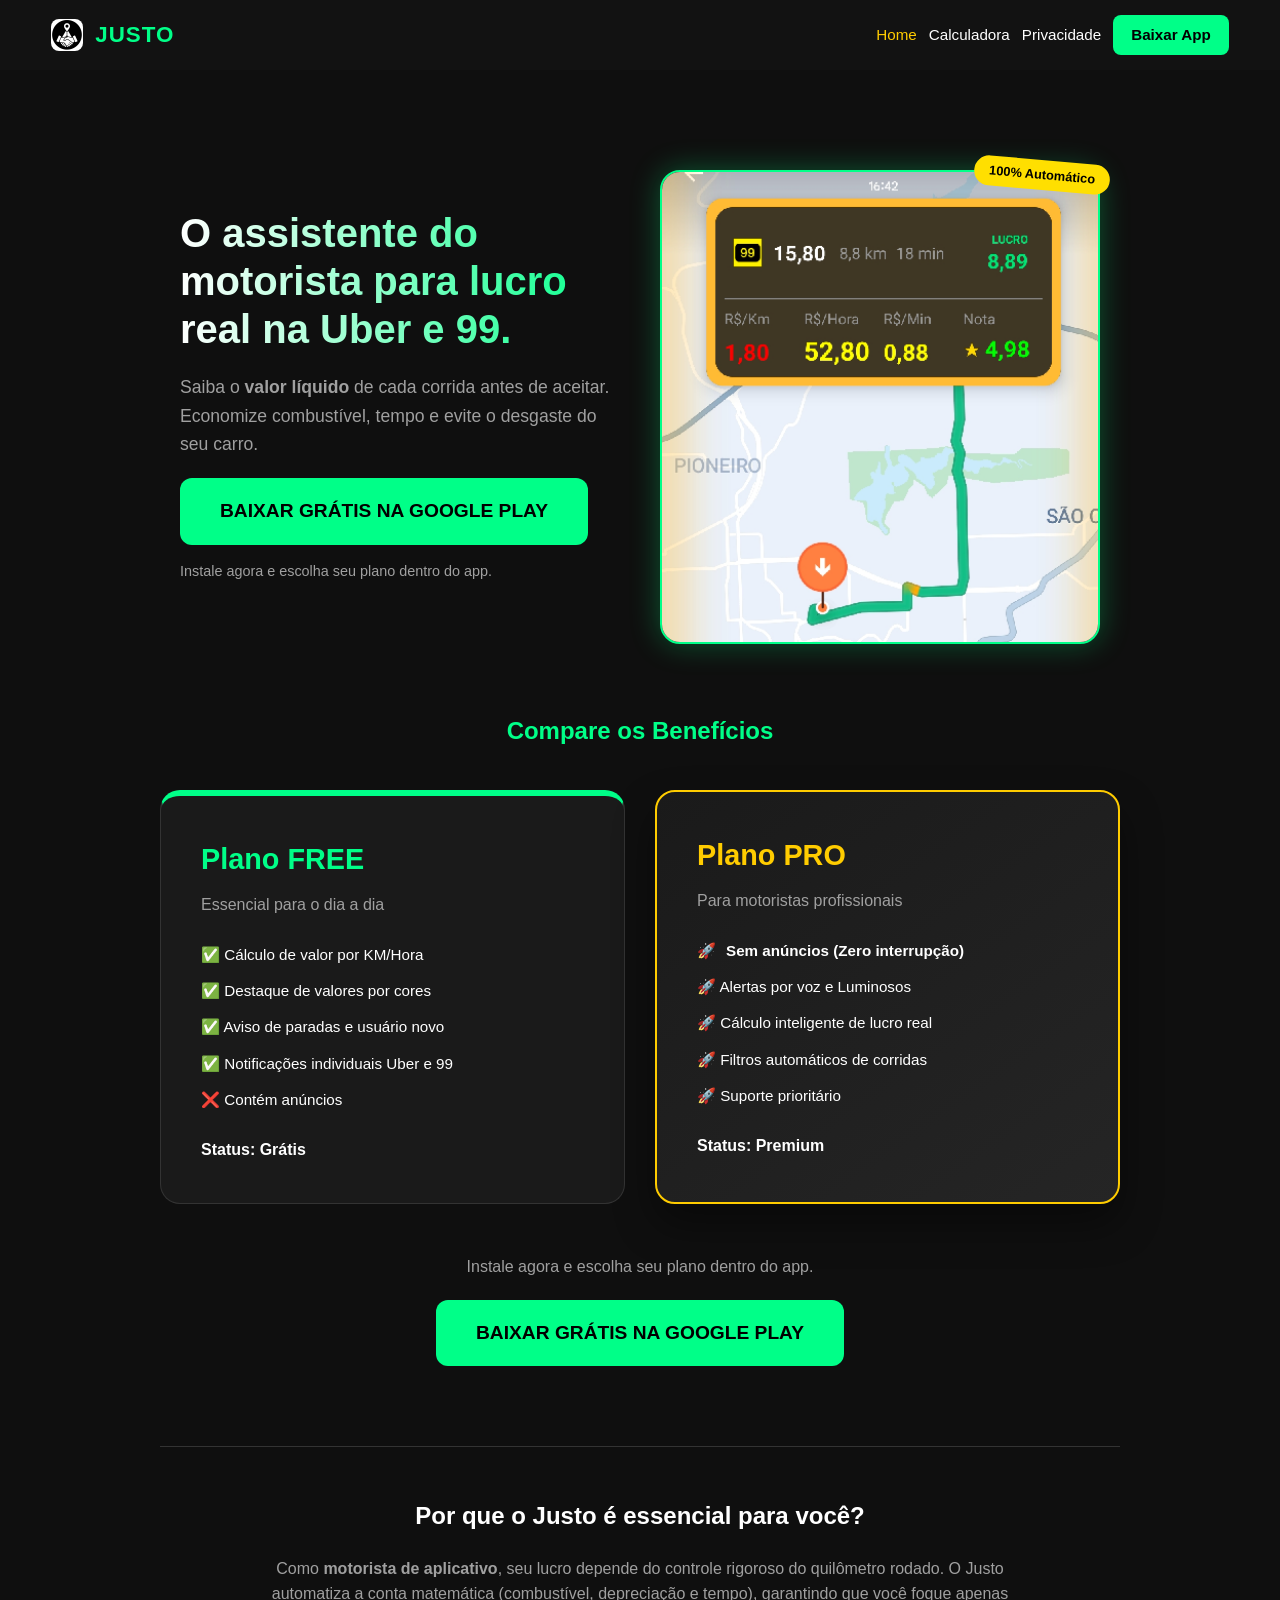
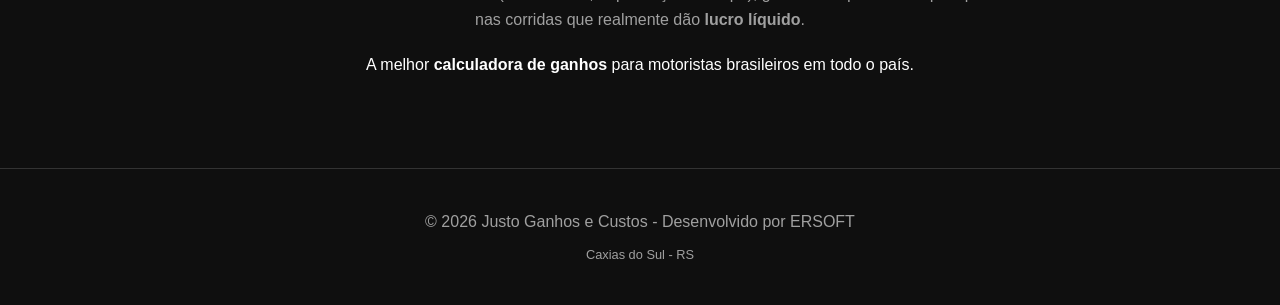
<file: index.html>
<!DOCTYPE html>
<html lang="pt-br">
<head>
    <meta charset="UTF-8">
    <meta name="viewport" content="width=device-width, initial-scale=1.0">
    
    <title>Justo Ganhos e Custos Uber/99 - Lucro Real para Motoristas</title>
    <meta name="description" content="Aumente seus ganhos na Uber e 99. O Justo calcula custo por KM e lucro real automaticamente para motoristas de aplicativo.">
    <meta name="keywords" content="justo app, motorista uber, motorista 99, calcular lucro corrida, custo por km, calculadora motorista aplicativo, ganhar mais uber, automação motorista">
    <meta name="author" content="Justo App">
    <link rel="canonical" href="https://justoapp.com.br/index.html">
    <link rel="icon" type="image/png" href="favicon.png">

    <meta property="og:type" content="website">
    <meta property="og:url" content="https://justoapp.com.br/index.html">
    <meta property="og:title" content="Justo Ganhos e Custos Uber/99 - Lucro Real">
    <meta property="og:description" content="Pare de aceitar corridas com prejuízo. O Justo faz o cálculo por você e mostra o lucro real na tela do seu Android.">
    <meta property="og:image" content="https://justoapp.com.br/preview-share.png">
    <meta property="og:image:width" content="1200">
    <meta property="og:image:height" content="630">
    <meta property="og:locale" content="pt_BR">

    <meta name="twitter:card" content="summary_large_image">
    <meta name="twitter:url" content="https://justoapp.com.br/index.html">
    <meta name="twitter:title" content="Justo Ganhos e Custos Uber/99 - Ganhe Mais">
    <meta name="twitter:description" content="O assistente que todo motorista de app precisa para lucrar de verdade e calcular o custo por KM.">
    <meta name="twitter:image" content="https://justoapp.com.br/preview-share.png">

    <script async src="https://pagead2.googlesyndication.com/pagead/js/adsbygoogle.js?client=ca-pub-3294798474176428" crossorigin="anonymous"></script>
    
    <link rel="stylesheet" href="style.css">

    <!-- Meta Pixel Code -->
<script>
!function(f,b,e,v,n,t,s)
{if(f.fbq)return;n=f.fbq=function(){n.callMethod?
n.callMethod.apply(n,arguments):n.queue.push(arguments)};
if(!f._fbq)f._fbq=n;n.push=n;n.loaded=!0;n.version='2.0';
n.queue=[];t=b.createElement(e);t.async=!0;
t.src=v;s=b.getElementsByTagName(e)[0];
s.parentNode.insertBefore(t,s)}(window, document,'script',
'https://connect.facebook.net/en_US/fbevents.js');
fbq('init', '1334860018460109');
fbq('track', 'PageView');
</script>
<noscript><img height="1" width="1" style="display:none"
src="https://www.facebook.com/tr?id=1334860018460109&ev=PageView&noscript=1"
/></noscript>
<!-- End Meta Pixel Code -->
    
</head>
<body>

    <nav class="navbar">
        <a href="index.html" class="logo">JUSTO</a>
        <div class="nav-links">
            <a href="index.html" class="menu-active">Home</a>
            <a href="calculadora.html">Calculadora</a>
            <a href="privacy.html">Privacidade</a>
            <a href="https://play.google.com/store/apps/details?id=com.ersoft.justo" class="btn-baixar">Baixar App</a>
        </div>
    </nav>

    <main class="main-container">
        <section class="hero" style="display: flex; flex-wrap: wrap; align-items: center; justify-content: center; gap: 40px; padding: 60px 20px;">
    
    <div style="flex: 1; min-width: 300px; max-width: 600px; text-align: left;">
        <h1 style="font-size: 2.5rem; line-height: 1.2;">O assistente do motorista para lucro real na Uber e 99.</h1>
        <p style="margin: 20px 0; font-size: 1.1rem; color: var(--cinza);">
            Saiba o <strong>valor líquido</strong> de cada corrida antes de aceitar. Economize combustível, tempo e evite o desgaste do seu carro.
        </p>
        
        <a href="https://play.google.com/store/apps/details?id=com.ersoft.justo" class="btn-baixar" style="padding: 18px 40px; font-size: 1.2rem; display: inline-block; text-decoration: none; border-radius: 12px; background-color: var(--verde-justo); color: #000; font-weight: bold;">
            BAIXAR GRÁTIS NA GOOGLE PLAY
        </a>
        <p style="margin-top: 15px; font-size: 0.9rem; color: var(--cinza);">Instale agora e escolha seu plano dentro do app.</p>
    </div>

    <div style="flex: 1; min-width: 300px; max-width: 450px; position: relative;">
        <img src="card.png" alt="Card de Lucro Real Justo App" style="width: 100%; border-radius: 20px; box-shadow: 0 0 30px rgba(0, 255, 128, 0.3); border: 2px solid var(--verde-justo);">
        <div style="position: absolute; top: -10px; right: -10px; background: #ffdf00; color: #000; padding: 5px 15px; border-radius: 50px; font-weight: bold; font-size: 0.8rem; transform: rotate(5deg);">
            100% Automático
        </div>
    </div>

</section>

        <h2 style="text-align: center; margin-bottom: 40px; color: var(--verde-justo);">Compare os Benefícios</h2>
        
        <div class="pricing-grid">
            <div class="plan-card free">
                <h3 style="color: var(--verde-justo);">Plano FREE</h3>
                <p style="color: var(--cinza); margin-bottom: 15px;">Essencial para o dia a dia</p>
                <ul>
                    <li>✅ Cálculo de valor por KM/Hora</li>
                    <li>✅ Destaque de valores por cores</li>
                    <li>✅ Aviso de paradas e usuário novo</li>
                    <li>✅ Notificações individuais Uber e 99</li>
                    <li>❌ Contém anúncios</li>
                </ul>
                <p><strong>Status: Grátis</strong></p>
            </div>

            <div class="plan-card pro">
                <h3>Plano PRO</h3>
                <p style="color: var(--cinza); margin-bottom: 15px;">Para motoristas profissionais</p>
                <ul>
                    <li>🚀 <strong>Sem anúncios (Zero interrupção)</strong></li>
                    <li>🚀 Alertas por voz e Luminosos</li>
                    <li>🚀 Cálculo inteligente de lucro real</li>
                    <li>🚀 Filtros automáticos de corridas</li>
                    <li>🚀 Suporte prioritário</li>
                </ul>
                <p><strong>Status: Premium</strong></p>
            </div>
        </div>

        <div style="text-align: center; margin-top: 50px;">
            <p style="margin-bottom: 20px; color: var(--cinza);">Instale agora e escolha seu plano dentro do app.</p>
            <a href="https://play.google.com/store/apps/details?id=com.ersoft.justo" class="btn-baixar" style="padding: 18px 40px; font-size: 1.2rem; display: inline-block; text-decoration: none; border-radius: 12px;">
                BAIXAR GRÁTIS NA GOOGLE PLAY
            </a>
        </div>

        <article style="margin-top: 80px; text-align: center; border-top: 1px solid #333; padding-top: 50px;">
            <h2>Por que o Justo é essencial para você?</h2>
            <p style="max-width: 750px; margin: 20px auto; color: var(--cinza);">
                Como <strong>motorista de aplicativo</strong>, seu lucro depende do controle rigoroso do quilômetro rodado. O Justo automatiza a conta matemática (combustível, depreciação e tempo), garantindo que você foque apenas nas corridas que realmente dão <strong>lucro líquido</strong>.
            </p>
            <p>A melhor <strong>calculadora de ganhos</strong> para motoristas brasileiros em todo o país.</p>
        </article>
    </main>

    <footer style="padding: 40px; text-align: center; color: var(--cinza); border-top: 1px solid #333; margin-top: 50px;">
        <p>&copy; 2026 Justo Ganhos e Custos - Desenvolvido por ERSOFT</p>
        <p style="font-size: 0.8rem; margin-top: 10px;">Caxias do Sul - RS</p>
    </footer>

</body>
</html>
</file>
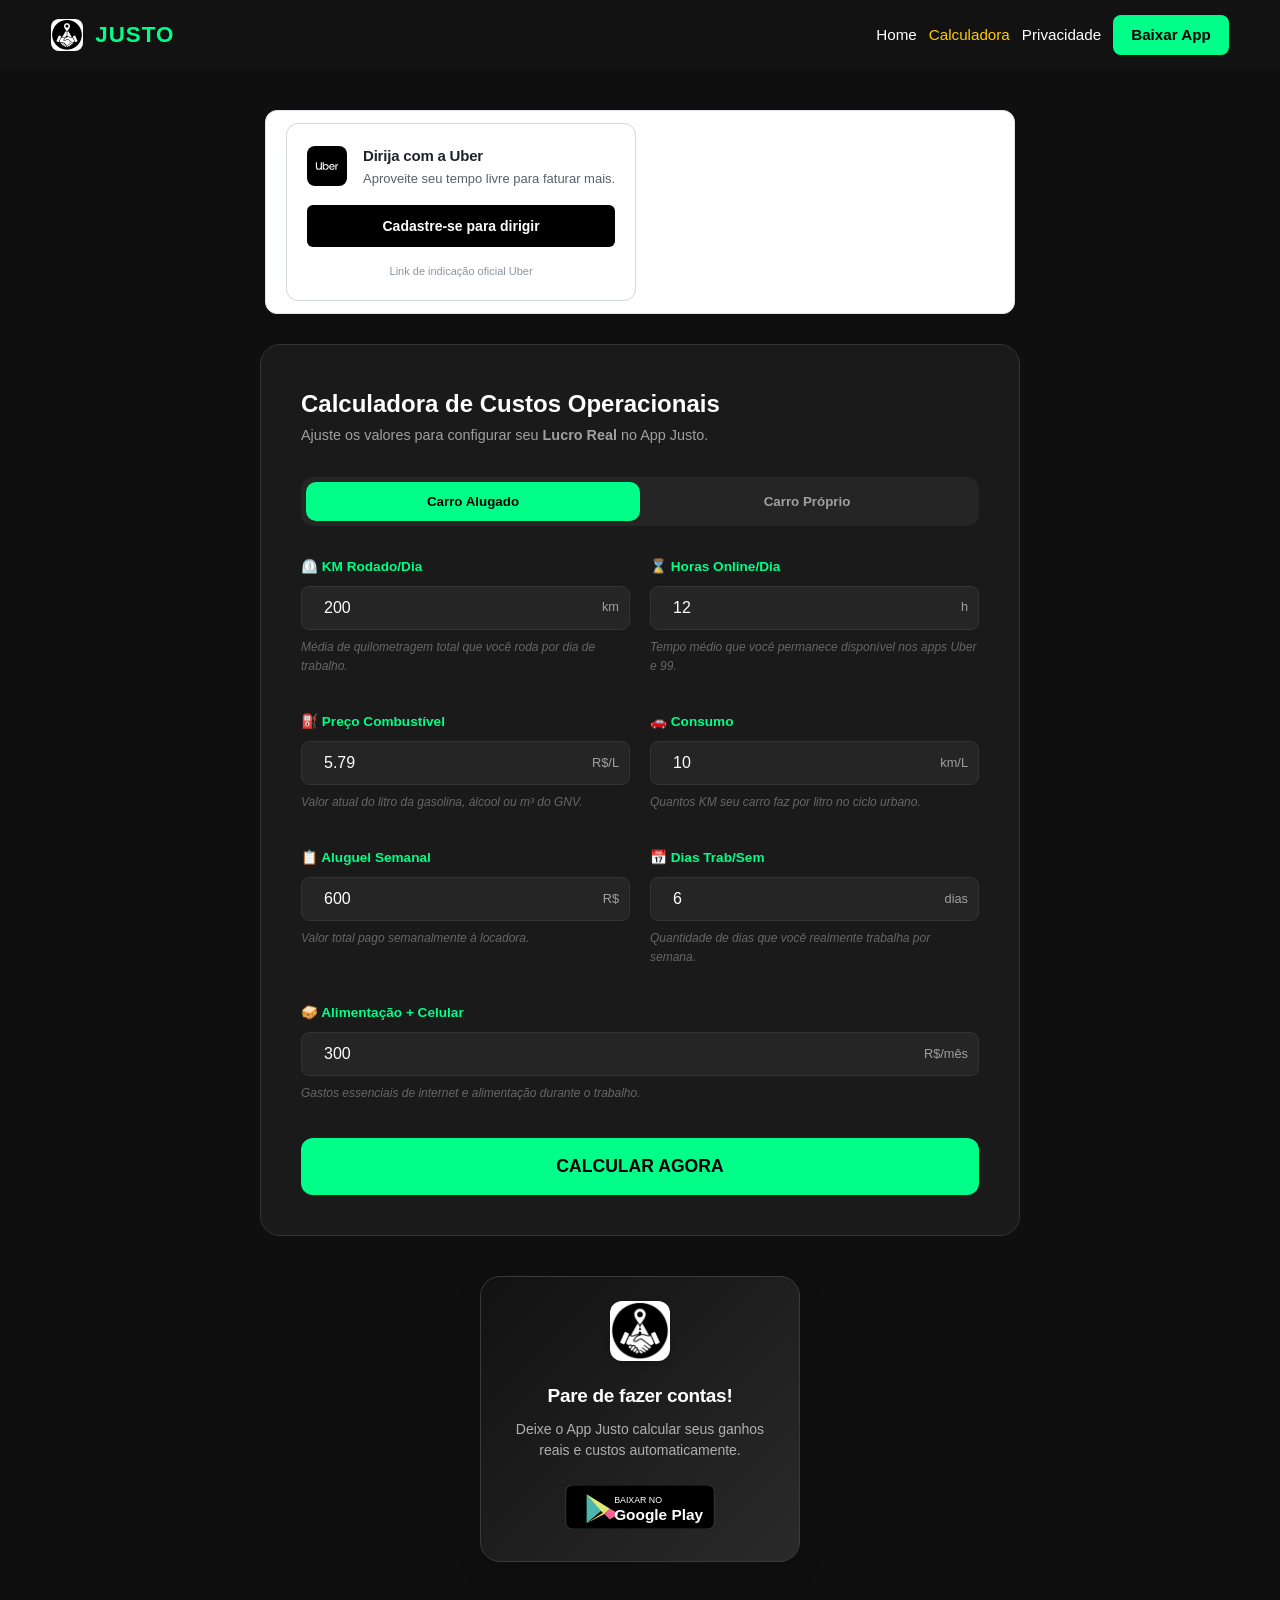
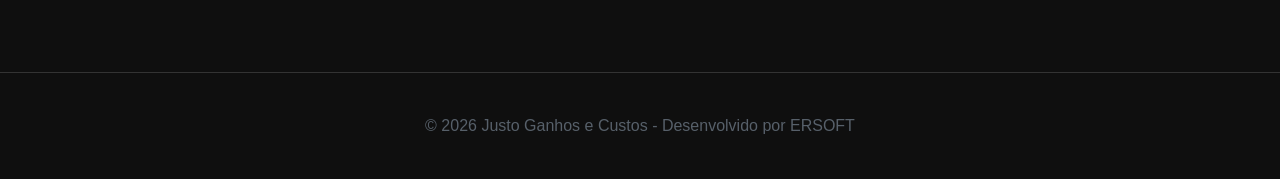
<file: calculadora.html>
<!DOCTYPE html>
<html lang="pt-br">
<head>
    <meta charset="UTF-8">
    <meta name="viewport" content="width=device-width, initial-scale=1.0">
    
    <title>Calculadora Justo - Custos Operacionais por KM e Hora</title>
    <meta name="description" content="Calcule o custo real por KM e por hora para motoristas de aplicativo. Configure seu App Justo com precisão e aumente seus ganhos.">
    <meta name="keywords" content="calculadora motorista, custo por km, uber, 99, custo operacionais, app justo, ganhos motorista, lucro real uber">
    <meta name="author" content="Justo App">
    <link rel="canonical" href="https://justoapp.com.br/calculadora.html">
    <link rel="icon" type="image/png" href="favicon.png">

    <meta property="og:type" content="website">
    <meta property="og:url" content="https://justoapp.com.br/calculadora.html">
    <meta property="og:title" content="Calculadora de Custos Operacionais - Justo App">
    <meta property="og:description" content="Descubra quanto você realmente gasta por KM rodado na Uber e 99. A ferramenta essencial para o lucro real.">
    <meta property="og:image" content="https://justoapp.com.br/preview-share.png">

    <meta name="twitter:card" content="summary_large_image">
    <meta name="twitter:url" content="https://justoapp.com.br/calculadora.html">
    <meta name="twitter:title" content="Calculadora de Custos Operacionais - Justo App">
    <meta name="twitter:description" content="Calcule seu custo real e configure seu App Justo para lucrar mais.">
    <meta name="twitter:image" content="https://justoapp.com.br/preview-share.png">

    <link rel="stylesheet" href="style.css">
    <!-- Meta Pixel Code -->
<script>
!function(f,b,e,v,n,t,s)
{if(f.fbq)return;n=f.fbq=function(){n.callMethod?
n.callMethod.apply(n,arguments):n.queue.push(arguments)};
if(!f._fbq)f._fbq=n;n.push=n;n.loaded=!0;n.version='2.0';
n.queue=[];t=b.createElement(e);t.async=!0;
t.src=v;s=b.getElementsByTagName(e)[0];
s.parentNode.insertBefore(t,s)}(window, document,'script',
'https://connect.facebook.net/en_US/fbevents.js');
fbq('init', '1334860018460109');
fbq('track', 'PageView');
</script>
<noscript><img height="1" width="1" style="display:none"
src="https://www.facebook.com/tr?id=1334860018460109&ev=PageView&noscript=1"
/></noscript>
<!-- End Meta Pixel Code -->
</head>
<body>

    <nav class="navbar">
        <a href="index.html" class="logo">JUSTO</a>
        <div class="nav-links">
            <a href="index.html">Home</a>
            <a href="calculadora.html" class="menu-active">Calculadora</a>
            <a href="privacy.html">Privacidade</a>
            <a href="https://play.google.com/store/apps/details?id=com.ersoft.justo" class="btn-baixar">Baixar App</a>
        </div>
    </nav>

    <main class="container">
        <div style="display: flex; align-items: center; justify-content: space-between; padding: 12px 20px; background-color: #ffffff; border: 1px solid #e1e4e8; border-radius: 12px; font-family: 'Segoe UI', Roboto, Helvetica, Arial, sans-serif; max-width: 750px; margin: 20px auto; box-shadow: 0 2px 5px rgba(0,0,0,0.03);">  
            <div style="display: flex; flex-direction: column; gap: 16px; padding: 20px; background: #ffffff; border: 1px solid #d0d7de; border-radius: 12px; max-width: 400px; font-family: -apple-system, BlinkMacSystemFont, 'Segoe UI', Helvetica, Arial, sans-serif;">
    
    <div style="display: flex; align-items: center; gap: 16px;">
        <div style="width: 40px; height: 40px; background: #000; border-radius: 8px; display: flex; align-items: center; justify-content: center; flex-shrink: 0;">
            <svg width="800px" height="800px" viewBox="0 0 1024 1024" xmlns="http://www.w3.org/2000/svg">
   <circle cx="512" cy="512" r="512"/>
   <path d="M303.9 584.8c26.9 0 47.8-20.8 47.8-51.7v-120h29.2v194.4H352v-18.1c-13.1 13.6-31.1 21.4-51.4 21.4-41.7 0-73.6-30.3-73.6-76.1V413.1h29.2v120c0 31.4 20.5 51.7 47.7 51.7m98.7-171.7h28.1v70.8c13.2-13.5 31.4-21.2 50.3-21.1 41.7 0 74.4 33.1 74.4 74.2 0 40.8-32.8 73.9-74.4 73.9-19 .1-37.2-7.6-50.6-21.1v17.8h-27.8V413.1zm76.3 173.1c26.7 0 48.6-21.9 48.6-49.2 0-27.5-21.9-49.2-48.6-49.2-26.9 0-48.9 21.7-48.9 49.2.1 27.2 21.7 49.2 48.9 49.2m160.3-123.1c40.8 0 70.8 31.4 70.8 73.6v9.2H594.8c3.9 23.1 23.1 40.3 46.9 40.3 16.4 0 30.3-6.7 40.8-20.8l20.3 15c-14.2 18.9-35.3 30.3-61.1 30.3-42.5 0-75.3-31.7-75.3-73.9 0-40.1 31.4-73.7 72.8-73.7m-43.9 60.6h86.4c-4.7-21.7-22.2-36.1-43.1-36.1s-38.3 14.4-43.3 36.1m190-32.8c-18.3 0-31.7 14.2-31.7 36.1v80.6h-28.1V465.9h27.8v17.5c6.9-11.4 18.3-18.6 33.9-18.6h9.7v26.1h-11.6z" style="fill:#fff"/>
</svg>
        </div>
        
        <div>
            <h4 style="margin: 0; color: #1f2328; font-size: 15px; font-weight: 600; letter-spacing: -0.2px;">Dirija com a Uber</h4>
            <p style="margin: 2px 0 0; color: #57606a; font-size: 13px; line-height: 1.4;">Aproveite seu tempo livre para faturar mais.</p>
        </div>
    </div>

    <a href="https://drivers.uber.com/i/5d2s6fz" target="_blank" style="text-decoration: none; display: block; text-align: center; background-color: #000000; color: #ffffff; padding: 10px 16px; border-radius: 6px; font-size: 14px; font-weight: 600; transition: background 0.2s;">
        Cadastre-se para dirigir
    </a>
    
    <span style="font-size: 11px; color: #8c959f; text-align: center;">Link de indicação oficial Uber</span>
</div>

        </div>

        <div class="plan-card" style="margin-top: 30px;">
            <h2>Calculadora de Custos Operacionais</h2>
            <p class="sub-header">Ajuste os valores para configurar seu <strong>Lucro Real</strong> no App Justo.</p>

            <div class="toggle-container">
                <button id="btn-alugado" class="toggle-btn active" onclick="setMode('alugado')">Carro Alugado</button>
                <button id="btn-proprio" class="toggle-btn" onclick="setMode('proprio')">Carro Próprio</button>
            </div>

            <div class="grid-campos">
                <div class="form-group">
                    <label>⏲️ KM Rodado/Dia</label>
                    <div class="input-wrapper"><input type="number" id="km-dia" value="200"><span class="unit">km</span></div>
                    <span class="tip">Média de quilometragem total que você roda por dia de trabalho.</span>
                </div>
                <div class="form-group">
                    <label>⌛ Horas Online/Dia</label>
                    <div class="input-wrapper"><input type="number" id="horas-dia" value="12"><span class="unit">h</span></div>
                    <span class="tip">Tempo médio que você permanece disponível nos apps Uber e 99.</span>
                </div>
                <div class="form-group">
                    <label>⛽ Preço Combustível</label>
                    <div class="input-wrapper"><input type="number" id="p-comb" value="5.79" step="0.01"><span class="unit">R$/L</span></div>
                    <span class="tip">Valor atual do litro da gasolina, álcool ou m³ do GNV.</span>
                </div>
                <div class="form-group">
                    <label>🚗 Consumo</label>
                    <div class="input-wrapper"><input type="number" id="consumo" value="10"><span class="unit">km/L</span></div>
                    <span class="tip">Quantos KM seu carro faz por litro no ciclo urbano.</span>
                </div>

                <div id="sec-alugado" class="grid-campos full-width">
                    <div class="form-group">
                        <label>📋 Aluguel Semanal</label>
                        <div class="input-wrapper"><input type="number" id="aluguel-v" value="600"><span class="unit">R$</span></div>
                        <span class="tip">Valor total pago semanalmente à locadora.</span>
                    </div>
                    <div class="form-group">
                        <label>📅 Dias Trab/Sem</label>
                        <div class="input-wrapper"><input type="number" id="dias-semana-a" value="6"><span class="unit">dias</span></div>
                        <span class="tip">Quantidade de dias que você realmente trabalha por semana.</span>
                    </div>
                </div>

                <div id="sec-proprio" class="grid-campos full-width" style="display: none;">
                    <div class="form-group">
                        <label>📋 Prestação</label>
                        <div class="input-wrapper"><input type="number" id="prestacao" value="400"></div>
                        <span class="tip">Valor mensal da parcela do financiamento.</span>
                    </div>
                    <div class="form-group">
                        <label>🛡️ Seguro Mensal</label>
                        <div class="input-wrapper"><input type="number" id="seguro" value="250"></div>
                        <span class="tip">Custo do seguro dividido por 12 meses.</span>
                    </div>
                    <div class="form-group">
                        <label>⚙️ IPVA Mensal</label>
                        <div class="input-wrapper"><input type="number" id="ipva" value="150"></div>
                        <span class="tip">Valor do IPVA + taxas anuais dividido por 12.</span>
                    </div>
                    <div class="form-group">
                        <label>🔧 Manutenção</label>
                        <div class="input-wrapper"><input type="number" id="manut-v" value="200"></div>
                        <span class="tip">Reserva para pneus, óleo e desgaste mecânico mensal.</span>
                    </div>
                    <div class="form-group full-width">
                        <label>📅 Dias Trabalhados/Mês</label>
                        <div class="input-wrapper"><input type="number" id="dias-mes-p" value="24"></div>
                        <span class="tip">Total de dias rodados no mês para diluir o custo fixo.</span>
                    </div>
                </div>

                <div class="form-group full-width">
                    <label>🥪 Alimentação + Celular</label>
                    <div class="input-wrapper"><input type="number" id="extra-mes" value="300"><span class="unit">R$/mês</span></div>
                    <span class="tip">Gastos essenciais de internet e alimentação durante o trabalho.</span>
                </div>
            </div>

            <button class="btn-calcular" onclick="calcular()">CALCULAR AGORA</button>

            <div id="resultado" class="resultado-box" style="display: none;">
                <div class="res-grid">
                    <div><span class="res-label">Custo por KM</span><span class="res-val" id="res-km">R$ 0,00</span></div>
                    <div><span class="res-label">Custo por Hora</span><span class="res-val" id="res-hora">R$ 0,00</span></div>
                </div>

                <div id="cta-app" class="cta-app" style="text-align: center; margin-top: 20px;">
                    <p style="margin-bottom: 15px; color: #57606a;">Evite prejuízos na Uber e 99: use esses valores no seu Justo.</p>
                    <a href="https://play.google.com/store/apps/details?id=com.ersoft.justo" class="btn-baixar" style="text-decoration: none; display: inline-block; background-color: #2ecc71; color: white; padding: 10px 20px; border-radius: 8px; font-weight: bold;">📲 BAIXAR APP JUSTO</a>
                </div>
            </div>
        </div>

        <div style="padding: 24px; background: linear-gradient(135deg, #121212 0%, #2a2a2a 100%); border: 1px solid #3a3a3a; border-radius: 20px; font-family: 'Segoe UI', Roboto, Helvetica, Arial, sans-serif; max-width: 320px; text-align: center; color: #ffffff; margin: 40px auto; box-shadow: 0 10px 25px rgba(0,0,0,0.15);">
            <div style="display: flex; justify-content: center; margin-bottom: 20px;">
                <img src="favicon.png" alt="Logo App Justo" style="width: 60px; height: 60px; border-radius: 12px; object-fit: contain; box-shadow: 0 3px 6px rgba(0,0,0,0.2);">
            </div>

            <h3 style="margin: 0 0 8px 0; font-size: 19px; font-weight: 700; letter-spacing: -0.3px; color: #ffffff;">Pare de fazer contas!</h3>
            <p style="margin: 0 0 24px 0; font-size: 14px; color: #b0b0b0; line-height: 1.5; font-weight: 400;">Deixe o App Justo calcular seus ganhos reais e custos automaticamente.</p>
            
            <a href="https://play.google.com/store/apps/details?id=com.ersoft.justo" target="_blank" style="text-decoration: none; display: inline-block;">
                <svg width="150" height="44" viewBox="0 0 135 40">
                    <rect width="135" height="40" rx="6" fill="#000000" stroke="#555555" stroke-width="0.5"/>
                    <g transform="translate(12, 8) scale(0.6)">
                        <path fill="#4db6ac" d="M11.6 44.8l26.2-22.7L11.6.8v44z"/>
                        <path fill="#dce775" d="M11.6.8l35 21.3-8.8 8.8L11.6.8z"/>
                        <path fill="#f06292" d="M46.6 22.1l11.4 6.5c1.8 1.1 1.8 2.8 0 3.8l-11.4 6.5-7.8-7.8 7.8-9z"/>
                        <path fill="#ffd54f" d="M37.8 30.9l-26.2 13.9 35-22.7-8.8 8.8z"/>
                    </g>
                    <text x="44" y="16" fill="#ffffff" font-family="Roboto, sans-serif" font-size="8" font-weight="500">BAIXAR NO</text>
                    <text x="44" y="32" fill="#ffffff" font-family="Roboto, sans-serif" font-size="14" font-weight="700">Google Play</text>
                </svg>
            </a>
        </div>
    </main>

    <footer style="padding: 40px; text-align: center; color: #57606a; border-top: 1px solid #333; margin-top: 50px;">
        <p>&copy; 2026 Justo Ganhos e Custos - Desenvolvido por ERSOFT</p>
    </footer>

    <script>
        function setMode(modo) {
            const secAlugado = document.getElementById('sec-alugado');
            const secProprio = document.getElementById('sec-proprio');
            const btnAlugado = document.getElementById('btn-alugado');
            const btnProprio = document.getElementById('btn-proprio');
            if (modo === 'alugado') {
                secAlugado.style.display = 'grid';
                secProprio.style.display = 'none';
                btnAlugado.classList.add('active');
                btnProprio.classList.remove('active');
            } else {
                secAlugado.style.display = 'none';
                secProprio.style.display = 'grid';
                btnProprio.classList.add('active');
                btnAlugado.classList.remove('active');
            }
            document.getElementById('resultado').style.display = 'none';
        }

        function calcular() {
            const pComb = parseFloat(document.getElementById('p-comb').value) || 0;
            const cons = parseFloat(document.getElementById('consumo').value) || 1;
            const extraMes = parseFloat(document.getElementById('extra-mes').value) || 0;
            const hDia = parseFloat(document.getElementById('horas-dia').value) || 1;
            const modo = document.getElementById('btn-alugado').classList.contains('active') ? 'alugado' : 'proprio';
            let custoFixoDiario = 0;
            let cKm = pComb / cons;
            
            if (modo === 'alugado') {
                const vAlug = parseFloat(document.getElementById('aluguel-v').value) || 0;
                const dSem = parseFloat(document.getElementById('dias-semana-a').value) || 1;
                custoFixoDiario = (vAlug / dSem) + (extraMes / 30);
            } else {
                const prest = parseFloat(document.getElementById('prestacao').value) || 0;
                const seg = parseFloat(document.getElementById('seguro').value) || 0;
                const ipva = parseFloat(document.getElementById('ipva').value) || 0;
                const manut = parseFloat(document.getElementById('manut-v').value) || 0;
                const dMes = parseFloat(document.getElementById('dias-mes-p').value) || 1;
                custoFixoDiario = (prest + seg + ipva + manut + extraMes) / dMes;
            }
            
            const cHora = custoFixoDiario / hDia;
            document.getElementById('res-km').innerText = "R$ " + cKm.toFixed(2).replace('.', ',');
            document.getElementById('res-hora').innerText = "R$ " + cHora.toFixed(2).replace('.', ',');
            
            const resultadoDiv = document.getElementById('resultado');
            resultadoDiv.style.display = 'block';

            // Scroll suave para o início da caixa de resultado
            resultadoDiv.scrollIntoView({ behavior: 'smooth', block: 'start' });
        }
    </script>
</body>
</html>
</file>
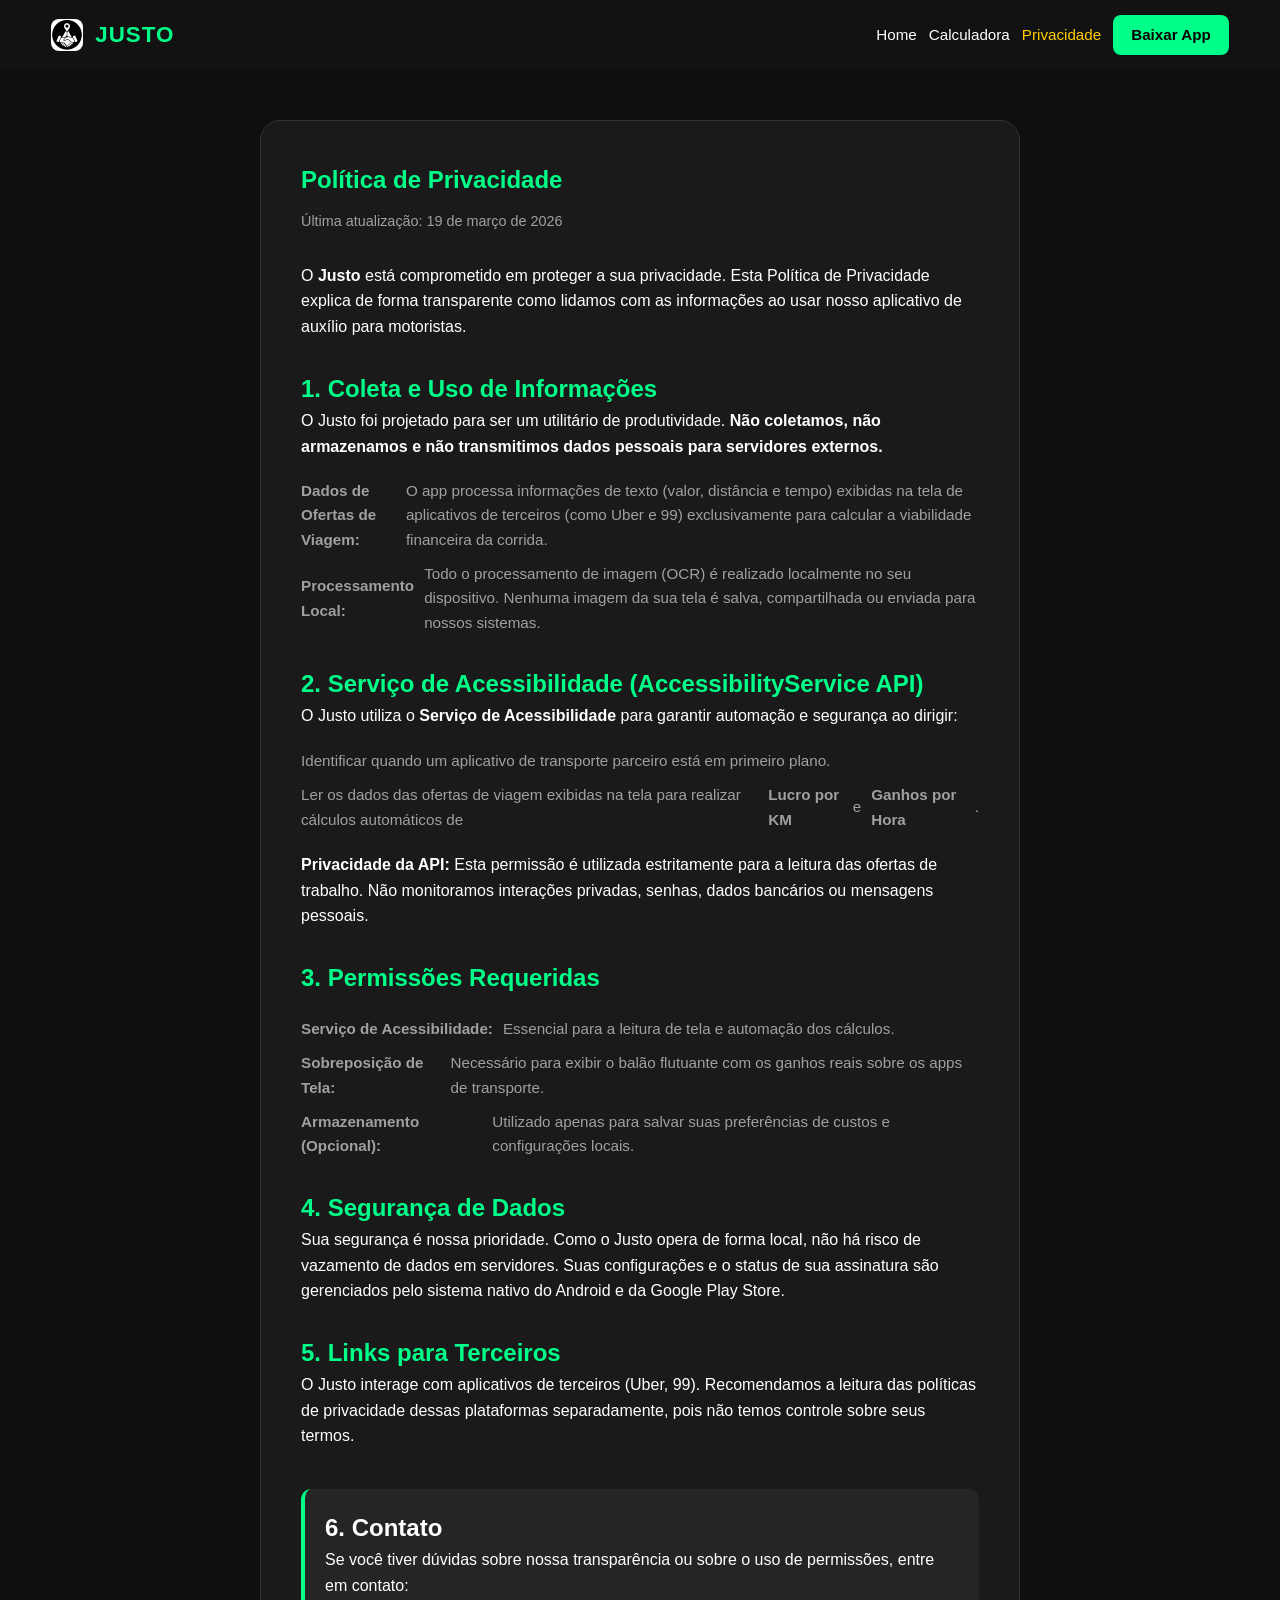
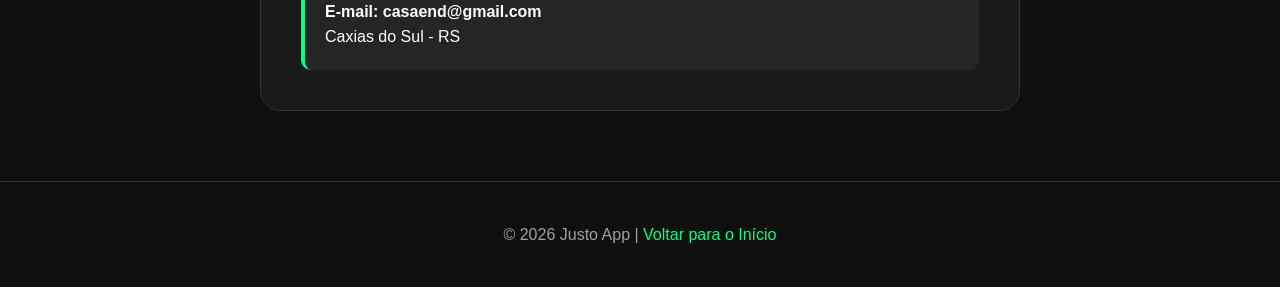
<file: privacy.html>
<!DOCTYPE html>
<html lang="pt-br">
<head>
    <meta charset="UTF-8">
    <meta name="viewport" content="width=device-width, initial-scale=1.0">
    
    <title>Política de Privacidade - Justo App | Segurança para Motoristas</title>
    <meta name="description" content="Saiba como o Justo App protege seus dados. Informações transparentes sobre o uso de acessibilidade (Accessibility Service) e segurança para motoristas Uber e 99.">
    <meta name="keywords" content="privacidade justo app, segurança motorista aplicativo, acessibilidade android justo, termos de uso uber 99, proteção de dados motorista">
    <meta name="author" content="Justo App">
    <link rel="canonical" href="https://justoapp.com.br/privacy.html">

    <link rel="icon" type="image/png" href="favicon.png">
    <link rel="apple-touch-icon" href="favicon.png">

    <meta property="og:type" content="website">
    <meta property="og:url" content="https://justoapp.com.br/privacy.html">
    <meta property="og:title" content="Política de Privacidade - Justo App">
    <meta property="og:description" content="Compromisso com a transparência e segurança dos dados do motorista. Leia nossa política completa sobre o uso de acessibilidade.">
    <meta property="og:image" content="https://justoapp.com.br/preview-share.png">
    <meta property="og:locale" content="pt_BR">

    <meta name="twitter:card" content="summary_large_image">
    <meta name="twitter:url" content="https://justoapp.com.br/privacy.html">
    <meta name="twitter:title" content="Política de Privacidade - Justo App">
    <meta name="twitter:description" content="Entenda como o Justo protege sua privacidade e utiliza as permissões Android com segurança.">
    <meta name="twitter:image" content="https://justoapp.com.br/preview-share.png">

    <script async src="https://pagead2.googlesyndication.com/pagead/js/adsbygoogle.js?client=ca-pub-3294798474176428" crossorigin="anonymous"></script>
    <link rel="stylesheet" href="style.css">
    <!-- Meta Pixel Code -->
<script>
!function(f,b,e,v,n,t,s)
{if(f.fbq)return;n=f.fbq=function(){n.callMethod?
n.callMethod.apply(n,arguments):n.queue.push(arguments)};
if(!f._fbq)f._fbq=n;n.push=n;n.loaded=!0;n.version='2.0';
n.queue=[];t=b.createElement(e);t.async=!0;
t.src=v;s=b.getElementsByTagName(e)[0];
s.parentNode.insertBefore(t,s)}(window, document,'script',
'https://connect.facebook.net/en_US/fbevents.js');
fbq('init', '1334860018460109');
fbq('track', 'PageView');
</script>
<noscript><img height="1" width="1" style="display:none"
src="https://www.facebook.com/tr?id=1334860018460109&ev=PageView&noscript=1"
/></noscript>
<!-- End Meta Pixel Code -->
</head>
<body>

    <nav class="navbar">
        <a href="index.html" class="logo">JUSTO</a>
        <div class="nav-links">
            <a href="index.html">Home</a>
            <a href="calculadora.html">Calculadora</a>
            <a href="privacy.html" class="menu-active">Privacidade</a>
            <a href="https://play.google.com/store/apps/details?id=com.ersoft.justo" class="btn-baixar">Baixar App</a>
        </div>
    </nav>

    <main class="container">
        <article class="plan-card" style="text-align: left; padding: 40px; margin-top: 30px;">
            <h1 style="color: var(--verde-justo); margin-bottom: 10px;">Política de Privacidade</h1>
            <p class="sub-header" style="margin-bottom: 30px;">Última atualização: 19 de março de 2026</p>

            <p>O <strong>Justo</strong> está comprometido em proteger a sua privacidade. Esta Política de Privacidade explica de forma transparente como lidamos com as informações ao usar nosso aplicativo de auxílio para motoristas.</p>

            <h2 style="color: var(--verde-justo); margin-top: 30px;">1. Coleta e Uso de Informações</h2>
            <p>O Justo foi projetado para ser um utilitário de produtividade. <strong>Não coletamos, não armazenamos e não transmitimos dados pessoais para servidores externos.</strong></p>
            
            <ul style="margin: 20px 0; color: var(--cinza);">
                <li style="margin-bottom: 10px;"><strong>Dados de Ofertas de Viagem:</strong> O app processa informações de texto (valor, distância e tempo) exibidas na tela de aplicativos de terceiros (como Uber e 99) exclusivamente para calcular a viabilidade financeira da corrida.</li>
                <li style="margin-bottom: 10px;"><strong>Processamento Local:</strong> Todo o processamento de imagem (OCR) é realizado localmente no seu dispositivo. Nenhuma imagem da sua tela é salva, compartilhada ou enviada para nossos sistemas.</li>
            </ul>

            <h2 style="color: var(--verde-justo); margin-top: 30px;">2. Serviço de Acessibilidade (AccessibilityService API)</h2>
            <p>O Justo utiliza o <strong>Serviço de Acessibilidade</strong> para garantir automação e segurança ao dirigir:</p>
            <ul style="margin: 20px 0; color: var(--cinza);">
                <li style="margin-bottom: 10px;">Identificar quando um aplicativo de transporte parceiro está em primeiro plano.</li>
                <li style="margin-bottom: 10px;">Ler os dados das ofertas de viagem exibidas na tela para realizar cálculos automáticos de <strong>Lucro por KM</strong> e <strong>Ganhos por Hora</strong>.</li>
            </ul>
            <p><strong>Privacidade da API:</strong> Esta permissão é utilizada estritamente para a leitura das ofertas de trabalho. Não monitoramos interações privadas, senhas, dados bancários ou mensagens pessoais.</p>

            <h2 style="color: var(--verde-justo); margin-top: 30px;">3. Permissões Requeridas</h2>
            <ul style="margin: 20px 0; color: var(--cinza);">
                <li style="margin-bottom: 10px;"><strong>Serviço de Acessibilidade:</strong> Essencial para a leitura de tela e automação dos cálculos.</li>
                <li style="margin-bottom: 10px;"><strong>Sobreposição de Tela:</strong> Necessário para exibir o balão flutuante com os ganhos reais sobre os apps de transporte.</li>
                <li style="margin-bottom: 10px;"><strong>Armazenamento (Opcional):</strong> Utilizado apenas para salvar suas preferências de custos e configurações locais.</li>
            </ul>

            <h2 style="color: var(--verde-justo); margin-top: 30px;">4. Segurança de Dados</h2>
            <p>Sua segurança é nossa prioridade. Como o Justo opera de forma local, não há risco de vazamento de dados em servidores. Suas configurações e o status de sua assinatura são gerenciados pelo sistema nativo do Android e da Google Play Store.</p>

            <h2 style="color: var(--verde-justo); margin-top: 30px;">5. Links para Terceiros</h2>
            <p>O Justo interage com aplicativos de terceiros (Uber, 99). Recomendamos a leitura das políticas de privacidade dessas plataformas separadamente, pois não temos controle sobre seus termos.</p>

            <div class="contact-box" style="margin-top: 40px; padding: 20px; background: #252525; border-radius: 10px; border-left: 4px solid var(--verde-justo);">
                <h2 style="margin-top: 0;">6. Contato</h2>
                <p>Se você tiver dúvidas sobre nossa transparência ou sobre o uso de permissões, entre em contato:</p>
                <p><strong>E-mail: casaend@gmail.com</strong></p>
                <p>Caxias do Sul - RS</p>
            </div>
        </article>
    </main>

    <footer style="padding: 40px; text-align: center; color: var(--cinza); border-top: 1px solid #333; margin-top: 50px;">
        <p>&copy; 2026 Justo App | <a href="index.html" style="color: var(--verde-justo); text-decoration: none;">Voltar para o Início</a></p>
    </footer>

</body>
</html>
</file>
<file: style.css>
:root {
    --verde-justo: #00ff88;
    --dourado-pro: #ffcc00;
    --fundo: #0f0f0f;
    --card: #1a1a1a;
    --texto: #ffffff;
    --cinza: #a0a0a0;
}

* { box-sizing: border-box; margin: 0; padding: 0; }

body {
    font-family: 'Inter', -apple-system, BlinkMacSystemFont, sans-serif;
    background-color: var(--fundo);
    color: var(--texto);
    line-height: 1.6;
}

.main-container {
    max-width: 1000px;
    margin: 0 auto;
    padding: 40px 20px;
}

/* Navbar */
/* Ajuste na Navbar Principal */
.navbar {
    display: flex;
    justify-content: space-between;
    align-items: center;
    padding: 15px 4%;
    background: #121212;
    position: sticky;
    top: 0;
    z-index: 1000;
}

.nav-links {
    display: flex;
    align-items: center;
    gap: 12px; /* Reduzi de 15px para 12px fixo */
}

.nav-links a {
    text-decoration: none;
    color: #fff;
    font-size: 0.95rem;
    transition: 0.3s;
}
.nav-links a:hover { color: var(--verde-justo); }

/* Configuração da Logo com Ícone via CSS */
.logo {
    display: flex;
    align-items: center;
    gap: 12px; /* Espaço entre o ícone e o texto JUSTO */
    text-decoration: none;
    color: var(--verde-justo); /* Mantendo a cor verde neon */
    font-weight: 800;
    font-size: 1.4rem;
    letter-spacing: 1px;
    position: relative;
}

/* Criando o container do ícone usando o Favicon */
.logo::before {
    content: "";
    width: 32px;  /* Tamanho ideal para a navbar no desktop */
    height: 32px;
    
    /* Link para a imagem do seu favicon (512x512) */
    background-image: url('favicon.png'); 
    
    /* Garante que a imagem preencha o quadrado sem cortar */
    background-size: contain; 
    background-repeat: no-repeat;
    background-position: center;
    
    /* Opcional: cantos arredondados para combinar com o design */
    border-radius: 8px; 
    
    display: inline-block;
}

.btn-baixar { background: var(--verde-justo); color: #000 !important; padding: 8px 18px; border-radius: 8px; font-weight: bold; }

.menu-active{ color: var(--dourado-pro) !important;}

/* Hero Section */
.hero { text-align: center; padding: 60px 0; }
.hero h1 { font-size: 2.5rem; margin-bottom: 20px; background: linear-gradient(to right, #fff, var(--verde-justo)); -webkit-background-clip: text; -webkit-text-fill-color: transparent; }
.hero p { font-size: 1.1rem; color: var(--cinza); max-width: 600px; margin: 0 auto 30px; }

/* Grid de Planos */
.pricing-grid {
    display: grid;
    grid-template-columns: repeat(auto-fit, minmax(300px, 1fr));
    gap: 30px;
    margin-top: 40px;
}

.plan-card {
    background: var(--card);
    padding: 40px;
    border-radius: 20px;
    border: 1px solid #333;
    position: relative;
    transition: 0.3s;
}

.plan-card:hover { transform: translateY(-10px); border-color: #444; }

.plan-card h3 { font-size: 1.8rem; margin-bottom: 10px; }
.plan-card ul { list-style: none; margin: 25px 0; }
.plan-card li { margin-bottom: 12px; display: flex; align-items: center; gap: 10px; font-size: 0.95rem; }

/* Cores dos Planos */
.free { border-top: 6px solid var(--verde-justo); }
.pro { 
    border: 2px solid var(--dourado-pro); 
    background: linear-gradient(145deg, #1a1a1a, #252525);
    box-shadow: 0 20px 40px rgba(0,0,0,0.4);
}
.pro h3 { color: var(--dourado-pro); }
.pro .btn-plan { background: var(--dourado-pro); color: #000; }

.btn-plan {
    display: block;
    text-align: center;
    padding: 15px;
    background: #333;
    color: #fff;
    text-decoration: none;
    border-radius: 10px;
    font-weight: bold;
    transition: 0.3s;
}

.btn-plan:hover { filter: brightness(1.1); }

@media (max-width: 768px) {
    .hero h1 { font-size: 1.8rem; }
    .navbar { flex-direction: column; gap: 15px; }
    .nav-links { margin-left: 0; }
}

/* Estilos Específicos da Calculadora */
.container {
    max-width: 800px;
    margin: 0 auto;
    padding: 20px;
}

.sub-header {
    color: var(--cinza);
    margin-bottom: 30px;
    font-size: 0.9rem;
}

.toggle-container {
    display: flex;
    background: #252525;
    padding: 5px;
    border-radius: 12px;
    margin-bottom: 30px;
}

.toggle-btn {
    flex: 1;
    padding: 12px;
    border: none;
    background: none;
    color: var(--cinza);
    cursor: pointer;
    font-weight: bold;
    border-radius: 10px;
    transition: 0.3s;
}

.toggle-btn.active {
    background: var(--verde-justo);
    color: #000;
}

.grid-campos {
    display: grid;
    grid-template-columns: 1fr 1fr;
    gap: 20px;
    text-align: left;
}

.form-group {
    display: flex;
    flex-direction: column;
    gap: 8px;
    margin-bottom: 15px;
}

.form-group label {
    font-size: 0.85rem;
    font-weight: bold;
    color: var(--verde-justo);
}

.input-wrapper {
    display: flex;
    align-items: center;
    background: #252525;
    border: 1px solid #333;
    border-radius: 8px;
    padding: 0 10px;
}

.input-wrapper input {
    background: none;
    border: none;
    color: #fff;
    padding: 12px;
    width: 100%;
    outline: none;
    font-size: 1rem;
}

.unit { color: var(--cinza); font-size: 0.8rem; margin-left: 5px; }

.tip { font-size: 0.75rem; color: #666; font-style: italic; }

.full-width { grid-column: span 2; }

.btn-calcular {
    width: 100%;
    padding: 18px;
    background: var(--verde-justo);
    color: #000;
    border: none;
    border-radius: 12px;
    font-weight: bold;
    font-size: 1.1rem;
    cursor: pointer;
    margin-top: 20px;
    transition: 0.3s;
}

.btn-calcular:hover { transform: scale(1.02); filter: brightness(1.1); }

.resultado-box {
    margin-top: 30px;
    padding: 25px;
    background: linear-gradient(145deg, #1e1e1e, #252525);
    border-radius: 15px;
    border: 1px solid var(--verde-justo);
    display: none;
}

.res-grid {
    display: grid;
    grid-template-columns: 1fr 1fr;
    gap: 15px;
}

.res-label { display: block; font-size: 0.8rem; color: var(--cinza); }
.res-val { font-size: 1.5rem; font-weight: 800; color: var(--verde-justo); }

.cta-app {
    margin-top: 20px;
    padding-top: 20px;
    border-top: 1px solid #333;
}

.btn-app {
    display: inline-block;
    margin-top: 10px;
    color: var(--verde-justo);
    text-decoration: none;
    font-weight: bold;
}

@media (max-width: 600px) {
    .grid-campos { grid-template-columns: 1fr; }
    
    .full-width { grid-column: span 1; }
    
    .navbar {
        padding: 10px 3%; /* Diminui o respiro lateral para ganhar espaço */
    }

    .logo {
        font-size: 1.2rem; /* Diminui levemente a logo se necessário */
    }

    .nav-links {
        gap: 8px; /* Reduz o espaço entre os links no mobile */
    }

    .nav-links a {
        font-size: 0.85rem; /* Diminui um pouco a fonte dos links */
    }

    .btn-baixar, .btn-download {
        padding: 8px 12px !important; /* Botão mais compacto no mobile */
        font-size: 0.8rem !important;
        white-space: nowrap; /* Garante que o texto do botão não quebre */
    }
}

/* --- AJUSTE ESPECÍFICO PARA MOBILE (XIAOMI/ANDROID) --- */
@media (max-width: 480px) {
    .navbar {
        padding: 10px 2%; /* Margem mínima nas laterais */
    }

    .logo {
        font-size: 1.1rem; /* Texto menor para caber tudo */
        gap: 8px;
    }
    
    .logo::before {
        width: 24px;  /* Ícone menor no mobile */
        height: 24px;
        border-radius: 6px;
    }

    /* Ajuste fino no espaçamento dos links para não quebrar no Xiaomi */
    .nav-links {
        gap: 6px !important;
    }

    .nav-links a {
        font-size: 1rem; /* Fonte menor para caber tudo */
        letter-spacing: -0.3px; /* Aproxima as letras levemente */
    }

    /* Força o botão a não quebrar de jeito nenhum */
    .btn-baixar, .btn-download {
        padding: 6px 10px !important;
        font-size: 0.75rem !important;
        white-space: nowrap !important;
        display: inline-block !important;
    }

    /* Se o nome for muito grande, vamos esconder o "App" */
    .btn-baixar::after {
        content: ""; /* Mantém o botão limpo */
    }
}
</file>
